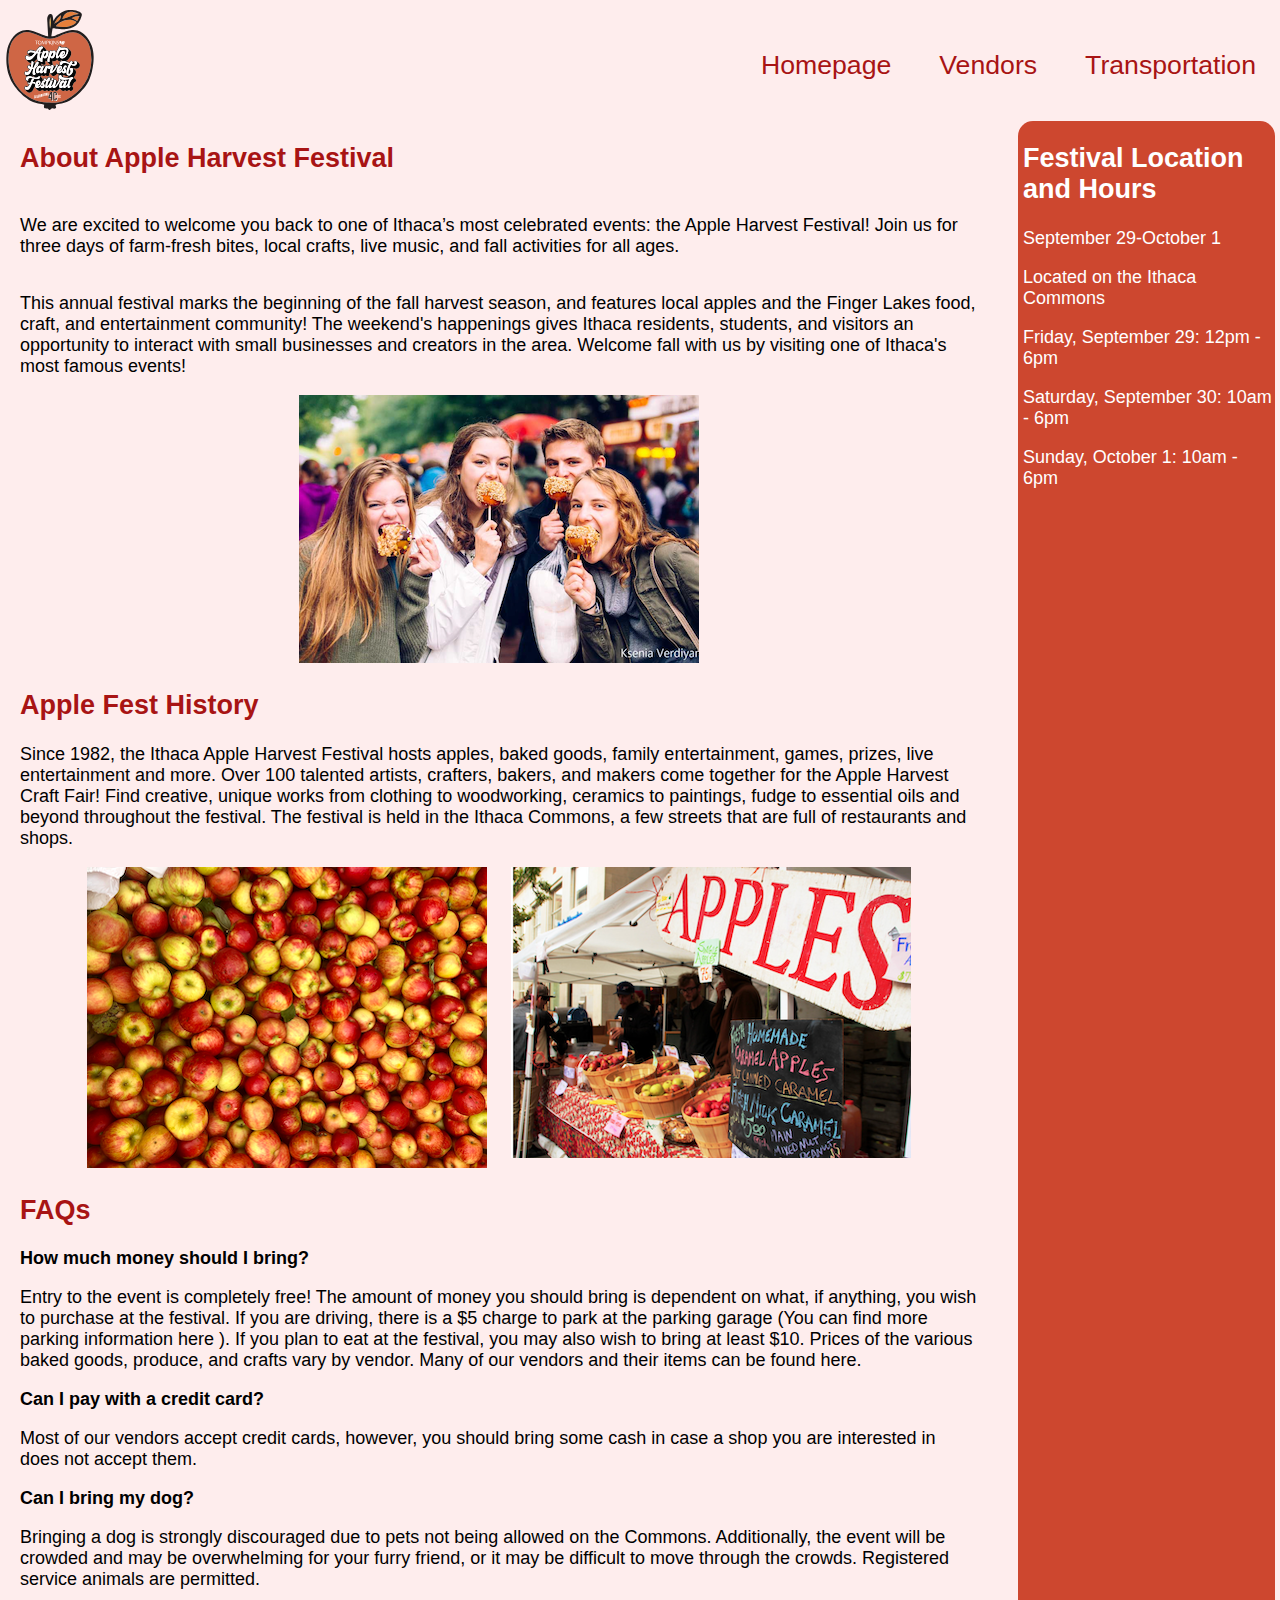
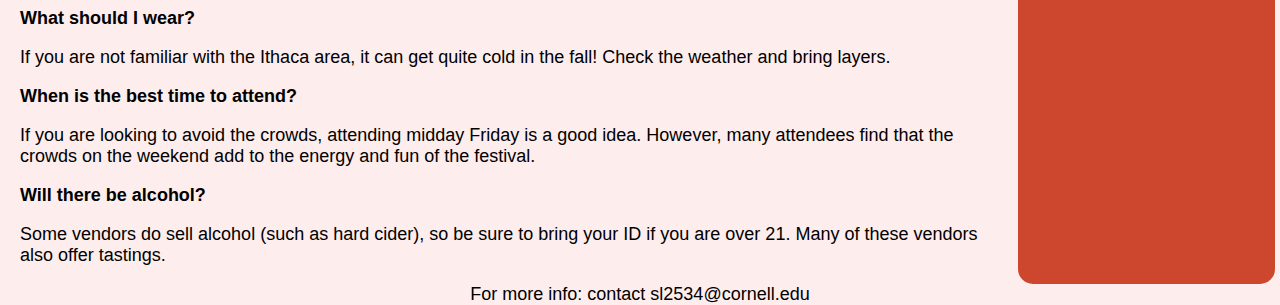
<file: index.html>
<!DOCTYPE html>
<html lang="en">

<head>
    <meta charset="UTF-8">
    <meta name="viewport" content="width=device-width, initial-scale=1">

    <link rel="stylesheet" type="text/css" href="styles/site.css">

    <meta name = "Apple Fest website" content = " addresses frequently asked questions regarding the Apple Fest">

    <title>TODO</title>

    <link rel = "icon" href = "images/favicon.png">
</head>


<body>

    <div class="logo">
        <div class="heading">
            <header>
                <picture class="apple-logo">
                    <!--Course provided content -->
                    <img src="images/apple-harvest-logo.svg" alt="" width="100" height="100">
                </picture>
            </header>


            <button class = "hidden" id = "hamburger">
                <!-- Image Source: https://www.pngwing.com/en/free-png-irzlh -->
                <img src="images/hamburger-menu.png" alt="" width="50" height="48">
            </button>

        </div>

        <nav class = "hidden" id = "nav">
            <ul>
                <li >
                    <a href="index.html"> Homepage </a>
                </li>
                <li >
                    <a href=" vendors.html"> Vendors </a>
                </li>
                <li >
                    <a href="transportation.html"> Transportation </a>
                </li>
            </ul>
        </nav>
    </div>



    <div class="schedule">
        <main>
            <div class="about">
                <h2>
                    About Apple Harvest Festival
                </h2>
                <p>
                    <!--Course provided content -->
                    We are excited to welcome you back to one of Ithaca’s most celebrated events: the Apple Harvest Festival! Join us for three days of farm-fresh bites, local crafts, live music, and fall activities for all ages.
                </p>

                <p>
                    <!--Course provided content -->
                    This annual festival marks the beginning of the fall harvest season, and features local apples and the Finger Lakes food, craft, and entertainment community! The weekend's happenings gives Ithaca residents, students, and visitors an opportunity to interact with small businesses and creators in the area. Welcome fall with us by visiting one of Ithaca's most famous events!
                </p>

                <picture class="apple-eating">
                    <!--Course provided content -->
                    <img src="images/people-eating-apples.png" alt="" width="400" height="268">
                </picture>
            </div>

            <div class=" history">
                <h2>
                    Apple Fest History
                </h2>

                <p>
                    <!--Course provided content -->
                    Since 1982, the Ithaca Apple Harvest Festival hosts apples, baked goods, family entertainment, games, prizes, live entertainment and more. Over 100 talented artists, crafters, bakers, and makers come together for the Apple Harvest Craft Fair! Find creative, unique works from clothing to woodworking, ceramics to paintings, fudge to essential oils and beyond throughout the festival. The festival is held in the Ithaca Commons, a few streets that are full of restaurants and shops.
                </p>

                <div class="apple-deco">
                    <picture class="apple-art">
                        <!--Course provided content -->
                        <img src="images/apple-pile.png" alt="" width="400" height="301">
                    </picture>


                    <picture class="apple-art">
                        <!--Course provided content -->

                        <img src="images/apple-farm.png" alt="" width="400" height="291">
                    </picture>
                </div>

            </div>

            <div class="general-info">
                <h2>
                    FAQs
                </h2>

                <p>
                    <strong>
                        <!--Course provided content -->
                        How much money should I bring?
                    </strong>
                </p>

                <p>
                    <!--Course provided content -->
                    Entry to the event is completely free! The amount of money you should bring is dependent on what, if anything, you wish to purchase at the festival. If you are driving, there is a $5 charge to park at the parking garage (You can find more parking information here ). If you plan to eat at the festival, you may also wish to bring at least $10. Prices of the various baked goods, produce, and crafts vary by vendor. Many of our vendors and their items can be found here.
                </p>

                <p>
                    <strong>
                        <!--Course provided content -->
                        Can I pay with a credit card?
                    </strong>
                </p>

                <p>
                    <!--Course provided content -->
                    Most of our vendors accept credit cards, however, you should bring some cash in case a shop you are interested in does not accept them.
                </p>

                <p>
                    <strong>
                        <!--Course provided content -->
                        Can I bring my dog?
                    </strong>
                </p>

                <p>
                    <!--Course provided content -->
                    Bringing a dog is strongly discouraged due to pets not being allowed on the Commons. Additionally, the event will be crowded and may be overwhelming for your furry friend, or it may be difficult to move through the crowds. Registered service animals are permitted.
                </p>

                <p>
                    <strong>
                        <!--Course provided content -->
                        What should I wear?
                    </strong>
                </p>

                <p>
                    <!--Course provided content -->
                    If you are not familiar with the Ithaca area, it can get quite cold in the fall! Check the weather and bring layers.
                </p>

                <p>
                    <strong>
                        <!--Course provided content -->
                        When is the best time to attend?
                    </strong>
                </p>

                <p>
                    <!--Course provided content -->
                    If you are looking to avoid the crowds, attending midday Friday is a good idea. However, many attendees find that the crowds on the weekend add to the energy and fun of the festival.
                </p>

                <p>
                    <strong>
                        <!--Course provided content -->
                        Will there be alcohol?
                    </strong>
                </p>

                <p>
                    <!--Course provided content -->
                    Some vendors do sell alcohol (such as hard cider), so be sure to bring your ID if you are over 21. Many of these vendors also offer tastings.
                </p>
            </div>

        </main>

        <aside class="sidebar">
            <!--Course provided content below -->
            <h2 class="hour"> Festival Location and Hours</h2>
            <p>September 29-October 1</p>

            <P>Located on the Ithaca Commons</P>

            <p>
                Friday, September 29: 12pm - 6pm
            </p>

            <p>
                Saturday, September 30: 10am - 6pm
            </p>

            <p>
                Sunday, October 1: 10am - 6pm
            </p>
        </aside>

    </div>


    <footer>
        For more info: contact sl2534@cornell.edu
    </footer>

    <script src="scripts/jquery-3.7.1.js"></script>
    <script src="scripts/hamburger.js"></script>

</body>
</file>
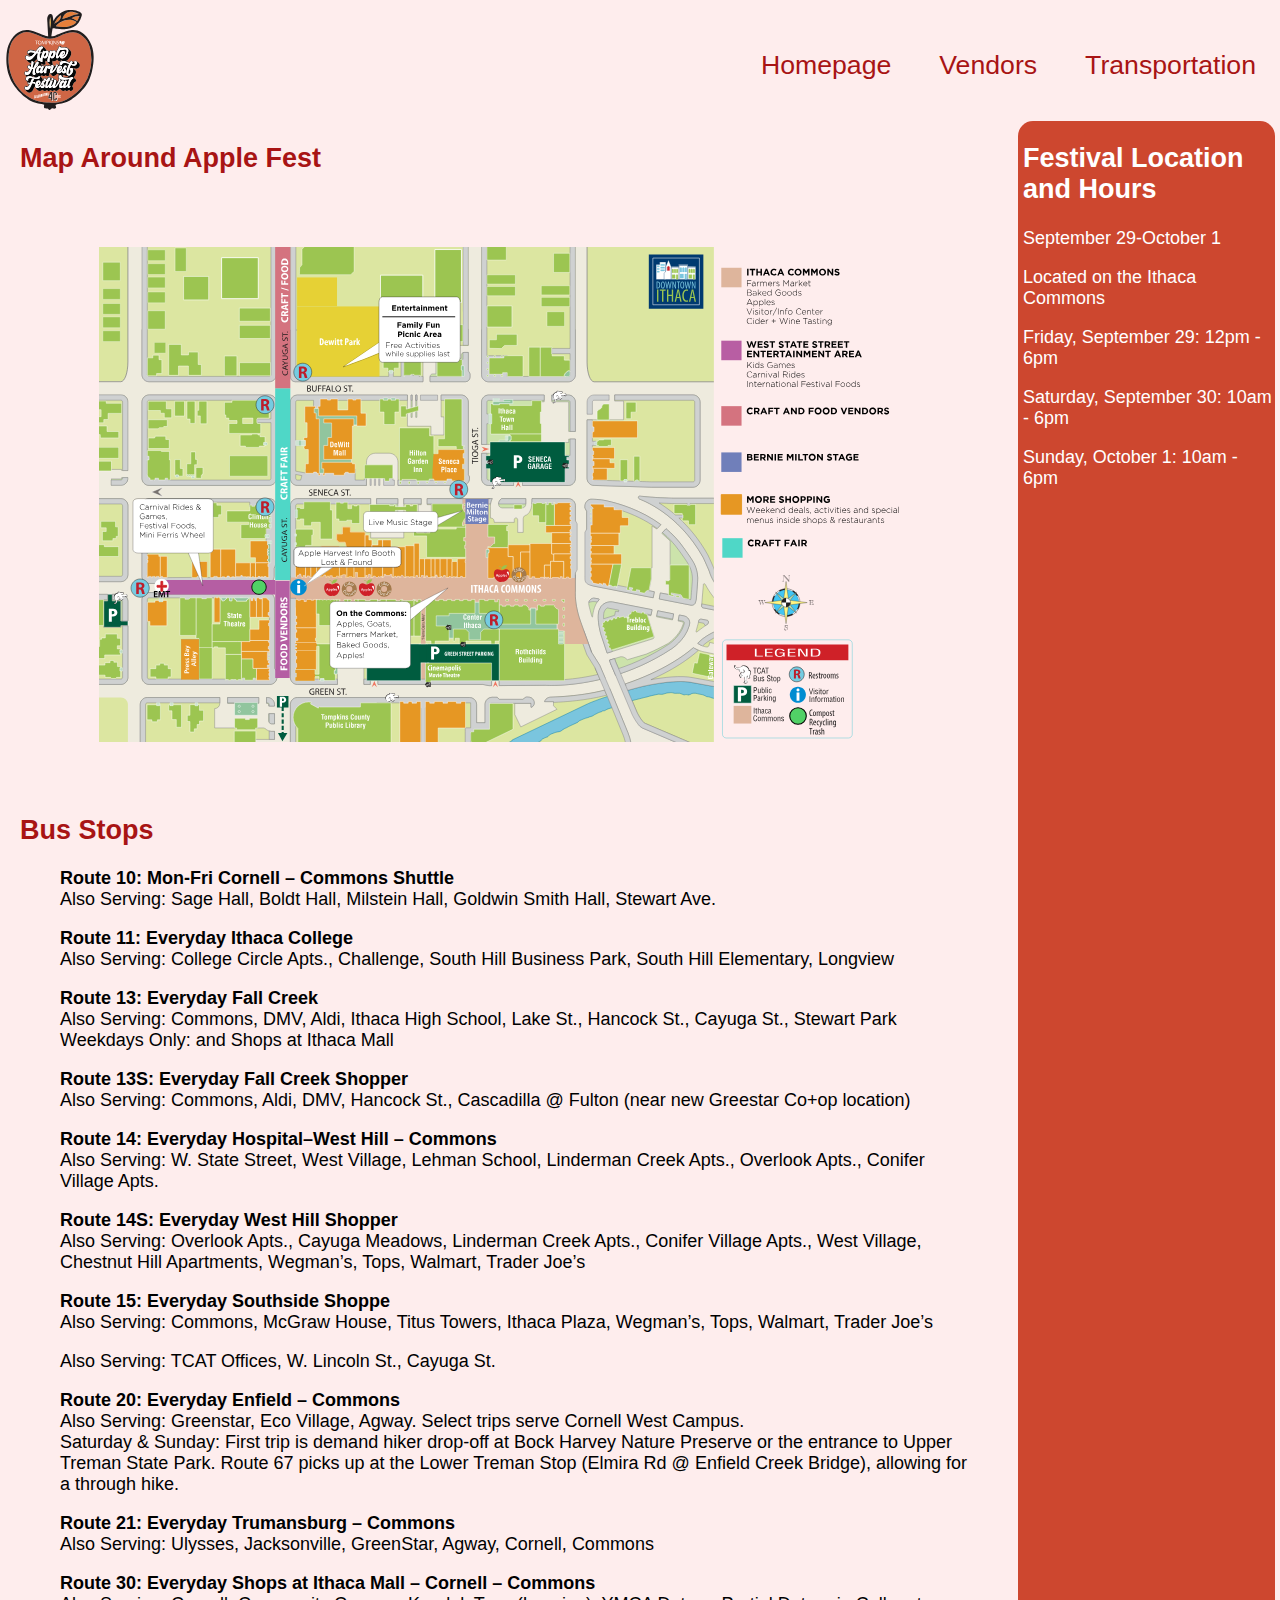
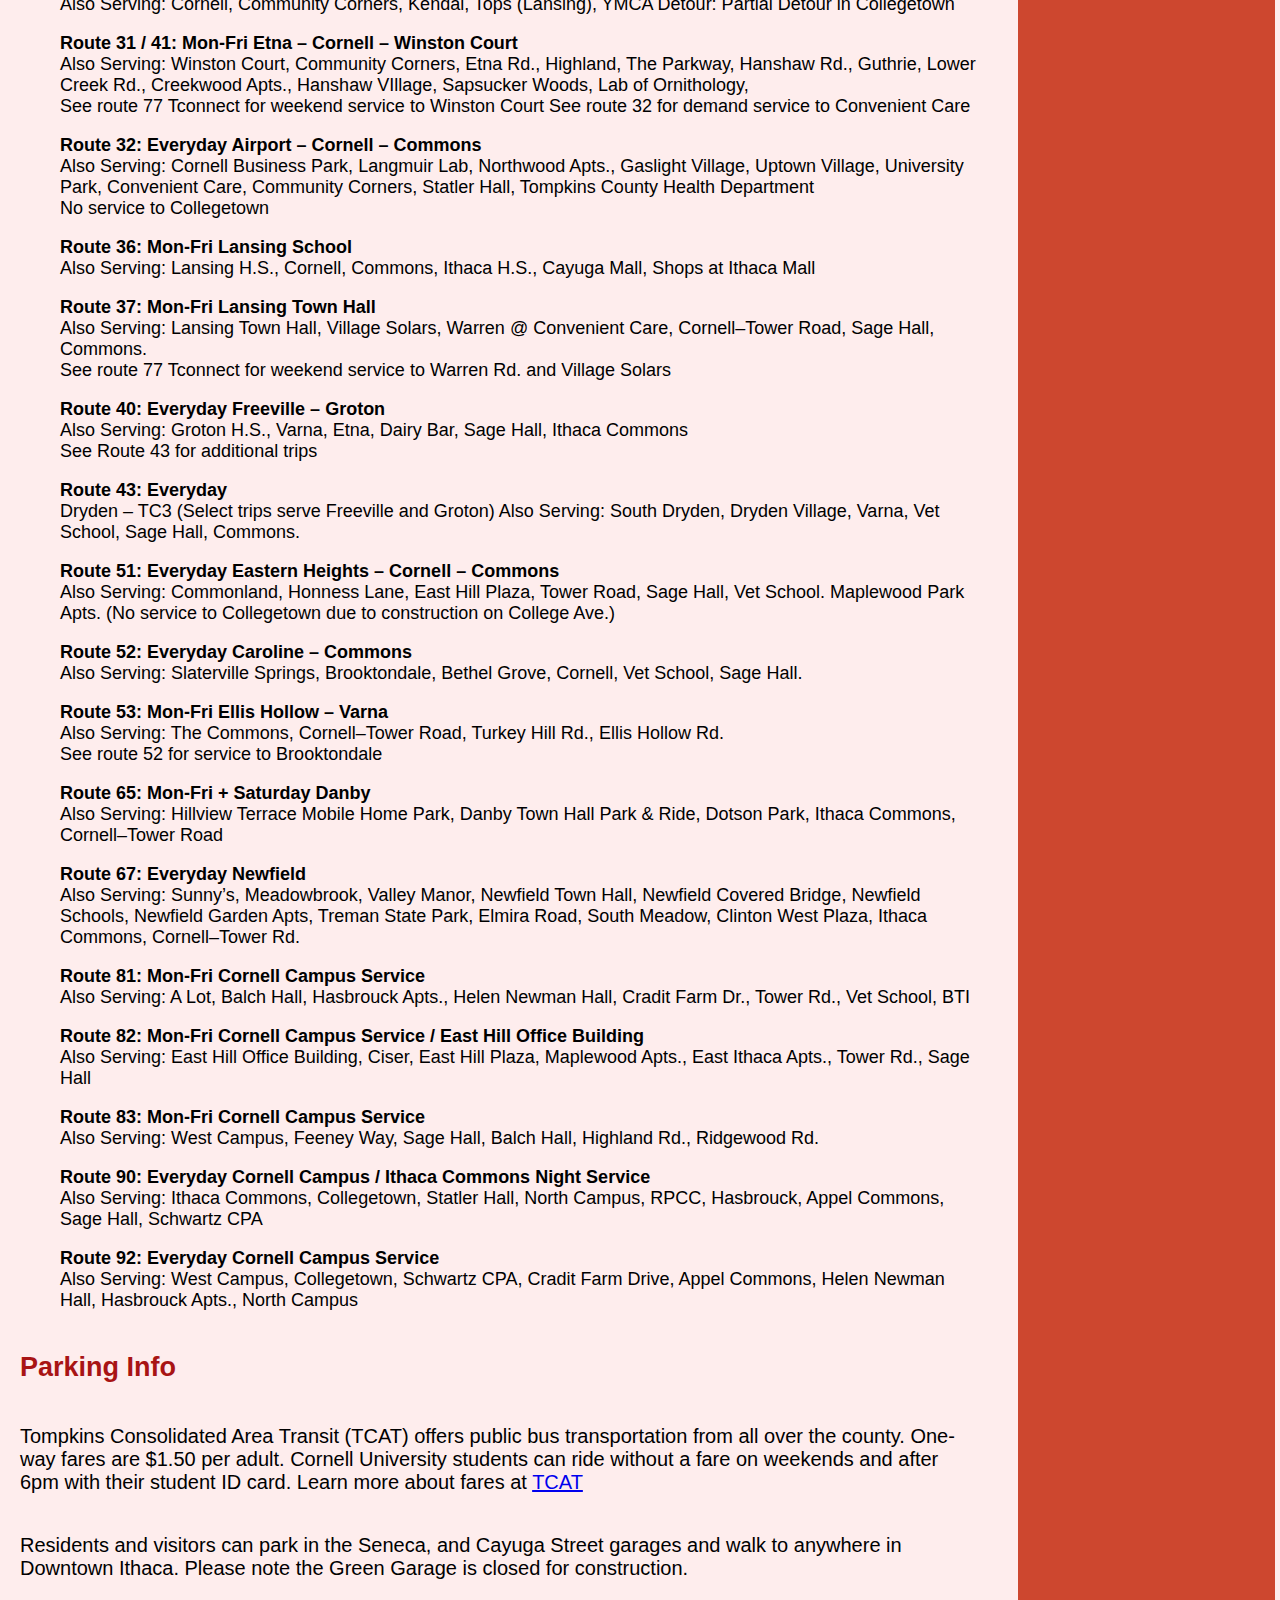
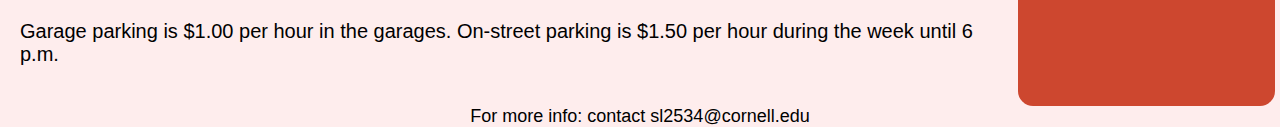
<file: transportation.html>
<!DOCTYPE html>
<html lang="en">

<head>
  <meta charset="UTF-8">
  <meta name="viewport" content="width=device-width, initial-scale=1">

    <link rel="stylesheet"
            type="text/css"
            href="styles/site.css" >

    <meta name = "Apple Fest website" content = " addresses frequently asked questions regarding the Apple Fest">

  <title>TODO</title>
  <link rel = "icon" href = "images/favicon.png">
</head>



<body>

    <div class="logo">

        <div class="heading">
            <header>
                <picture class="apple-logo">
                    <!--Course provided content -->
                    <img src="images/apple-harvest-logo.svg" alt="" width="100" height="100">
                </picture>
            </header>


            <button class = "hidden" id = "hamburger">
                <!-- Image Source: https://www.pngwing.com/en/free-png-irzlh -->
                <img src="images/hamburger-menu.png" alt="" width="50" height="48">
            </button>

        </div>
        <nav class = "hidden" id="nav">
            <ul>
                <li>
                    <a href="index.html"> Homepage </a>
                </li>
                <li>
                    <a href=" vendors.html"> Vendors </a>
                </li>
                <li>
                    <a href="transportation.html"> Transportation </a>
                </li>
            </ul>
        </nav>
    </div>

  <div class = "schedule">
    <main>

        <h2> Map Around Apple Fest </h2>

        <div class= "map-pic" >
            <!--Course provided content -->
            <img src = "images/apple-harvest-map.svg" alt = "" width="800" height="800">
        </div>

        <div class = "routes">
            <h2>
                Bus Stops
            </h2>
            <ul>
                <!--All the routes are course provided -->

                <li>
                    <strong>Route 10: Mon-Fri Cornell – Commons Shuttle</strong>
                </li>

                <li>Also Serving: Sage Hall, Boldt Hall, Milstein Hall, Goldwin Smith Hall, Stewart Ave.</li>
            </ul>

            <ul>

                <li>
                    <strong> Route 11: Everyday Ithaca College</strong>
                </li>

                <li>
                    Also Serving: College Circle Apts., Challenge, South Hill Business Park, South Hill Elementary, Longview
                </li>
            </ul>

            <ul>
                <li>
                    <strong>Route 13: Everyday Fall Creek </strong>
                </li>
                <li>Also Serving: Commons, DMV, Aldi, Ithaca High School, Lake St., Hancock St., Cayuga St., Stewart Park </li>
                <li>Weekdays Only:  and Shops at Ithaca Mall</li>
            </ul>

            <ul>
                <li>
                    <strong>Route 13S: Everyday Fall Creek Shopper </strong>
                </li>
                <li>Also Serving: Commons, Aldi, DMV, Hancock St., Cascadilla @ Fulton (near new Greestar Co+op location)</li>
            </ul>

            <ul>
                <li>
                    <strong>Route 14: Everyday Hospital–West Hill – Commons </strong>
                </li>

                <li>
                    Also Serving: W. State Street, West Village, Lehman School, Linderman Creek Apts., Overlook Apts., Conifer Village Apts.
                </li>
            </ul>

            <ul>
                <li>
                    <strong>
                        Route 14S: Everyday West Hill Shopper
                    </strong>
                </li>
                <li>Also Serving: Overlook Apts., Cayuga Meadows, Linderman Creek Apts., Conifer Village Apts., West Village, Chestnut Hill Apartments, Wegman’s, Tops, Walmart, Trader Joe’s</li>
            </ul>

            <ul>
                <li>
                    <strong>
                        Route 15: Everyday Southside Shoppe
                    </strong>
                </li>
                <li> Also Serving: Commons, McGraw House, Titus Towers, Ithaca Plaza, Wegman’s, Tops, Walmart, Trader Joe’s</li>
            </ul>

            <ul>

                <li>Also Serving: TCAT Offices, W. Lincoln St., Cayuga St.</li>
            </ul>

            <ul>
                    <li>
                        <strong>
                            Route 20: Everyday Enfield – Commons
                        </strong>
                    </li>
                <li>Also Serving: Greenstar, Eco Village, Agway. Select trips serve Cornell West Campus.</li>
                <li>Saturday & Sunday: First trip is demand hiker drop-off at Bock Harvey Nature Preserve or the entrance to Upper Treman State Park. Route 67 picks up at the Lower Treman Stop (Elmira Rd @ Enfield Creek Bridge), allowing for a through hike.</li>
            </ul>

            <ul>
                    <li>
                        <strong>Route 21: Everyday Trumansburg – Commons </strong>
                    </li>

                <li>Also Serving: Ulysses, Jacksonville, GreenStar, Agway, Cornell, Commons</li>
            </ul>

            <ul>
                    <li>
                        <strong>
                            Route 30: Everyday
                        Shops at Ithaca Mall – Cornell – Commons
                        </strong>
                    </li>
                <li> Also Serving: Cornell, Community Corners, Kendal, Tops (Lansing), YMCA
                    Detour: Partial Detour in Collegetown</li>
            </ul>

            <ul>
                    <li>
                        <strong>
                            Route 31 / 41: Mon-Fri
                            Etna – Cornell – Winston Court
                        </strong>
                    </li>
                <li> Also Serving: Winston Court, Community  Corners, Etna Rd., Highland, The Parkway, Hanshaw Rd., Guthrie, Lower Creek Rd., Creekwood Apts., Hanshaw VIllage, Sapsucker Woods, Lab of Ornithology,</li>
                <li>See route 77 Tconnect for weekend service to Winston Court See route 32 for demand service to Convenient Care</li>
            </ul>

            <ul>
                    <li>
                        <strong>
                            Route 32: Everyday
                            Airport – Cornell – Commons
                        </strong>

                    </li>
                <li>Also Serving: Cornell Business Park, Langmuir Lab, Northwood Apts., Gaslight Village, Uptown Village, University Park, Convenient Care, Community Corners, Statler Hall, Tompkins County Health Department  </li>
                <li> No service to Collegetown</li>
            </ul>

            <ul>
                    <li>
                        <strong>
                            Route 36: Mon-Fri
                        Lansing School
                        </strong>
                    </li>
                <li> Also Serving: Lansing H.S., Cornell, Commons, Ithaca H.S., Cayuga Mall, Shops at Ithaca Mall</li>
            </ul>

            <ul>
                <li>
                    <strong>
                        Route 37: Mon-Fri
                        Lansing Town Hall
                    </strong>
                </li>
                <li>Also Serving: Lansing Town Hall, Village Solars, Warren @ Convenient Care, Cornell–Tower Road, Sage Hall, Commons.</li>
                <li>See route 77 Tconnect for weekend service to Warren Rd. and Village Solars</li>
            </ul>

            <ul>
                    <li>
                        <strong>
                            Route 40: Everyday
                            Freeville – Groton
                        </strong>
                     </li>
                <li> Also Serving: Groton H.S., Varna, Etna, Dairy Bar, Sage Hall, Ithaca Commons</li>
                <li>See Route 43 for additional trips</li>
            </ul>

            <ul>
                <li>
                    <strong>
                        Route 43: Everyday
                    </strong>
                </li>

                <li>Dryden – TC3 (Select trips serve Freeville and Groton)
                    Also Serving: South Dryden, Dryden Village, Varna, Vet School, Sage Hall, Commons.</li>
            </ul>

            <ul>
                <li>
                    <strong> Route 51: Everyday
                        Eastern Heights – Cornell – Commons
                    </strong>
                </li>
                <li> Also Serving: Commonland, Honness Lane, East Hill Plaza, Tower Road, Sage Hall, Vet School. Maplewood Park Apts. (No service to Collegetown due to construction on College Ave.)</li>
            </ul>

            <ul>
                <li>
                    <strong>
                        Route 52: Everyday
                        Caroline – Commons
                    </strong>
                </li>
                <li>Also Serving: Slaterville Springs, Brooktondale, Bethel Grove, Cornell, Vet School, Sage Hall.</li>
            </ul>

            <ul>
                <li>
                    <strong>
                        Route 53: Mon-Fri
                        Ellis Hollow – Varna
                    </strong>
                </li>
                <li>Also Serving: The Commons, Cornell–Tower Road, Turkey Hill Rd., Ellis Hollow Rd.</li>
                <li>See route 52 for service to Brooktondale</li>
            </ul>

            <ul>
                <li>
                    <strong>
                        Route 65: Mon-Fri + Saturday
                        Danby
                    </strong>
                </li>
                <li>Also Serving: Hillview Terrace Mobile Home Park, Danby Town Hall Park & Ride, Dotson Park, Ithaca Commons, Cornell–Tower Road</li>
            </ul>

            <ul>
                <li>
                    <strong>
                        Route 67: Everyday
                        Newfield
                    </strong>
                </li>
                <li>Also Serving: Sunny’s, Meadowbrook, Valley Manor, Newfield Town Hall, Newfield Covered Bridge, Newfield Schools, Newfield Garden Apts, Treman State Park, Elmira Road, South Meadow, Clinton West Plaza, Ithaca Commons, Cornell–Tower Rd.</li>
            </ul>

            <ul>
                <li>
                    <strong>
                        Route 81: Mon-Fri
                        Cornell Campus Service
                    </strong>
                </li>
                <li> Also Serving: A Lot, Balch Hall, Hasbrouck Apts., Helen Newman Hall, Cradit Farm Dr., Tower Rd., Vet School, BTI</li>
            </ul>

            <ul>

                <li>
                    <strong>
                        Route 82: Mon-Fri
                        Cornell Campus Service / East Hill Office Building
                    </strong>
                </li>
                <li> Also Serving: East Hill Office Building, Ciser, East Hill Plaza, Maplewood Apts., East Ithaca Apts., Tower Rd., Sage Hall </li>
            </ul>

            <ul>
                <li>
                    <strong>
                        Route 83: Mon-Fri
                        Cornell Campus Service
                    </strong>
                </li>
                <li>Also Serving: West Campus, Feeney Way, Sage Hall, Balch Hall, Highland Rd., Ridgewood Rd.</li>
            </ul>

            <ul>
                <li>
                    <strong>
                        Route 90: Everyday
                        Cornell Campus / Ithaca Commons Night Service
                    </strong>
                </li>
                <li>
                    Also Serving: Ithaca Commons, Collegetown, Statler Hall, North Campus, RPCC, Hasbrouck, Appel Commons, Sage Hall, Schwartz CPA
                </li>
            </ul>

            <ul>
                <li>
                    <strong>
                        Route 92: Everyday
                        Cornell Campus Service
                    </strong>
                </li>
                <li>Also Serving: West Campus, Collegetown, Schwartz CPA, Cradit Farm Drive, Appel Commons, Helen Newman Hall, Hasbrouck Apts., North Campus</li>
            </ul>

        </div>

        <h2>
            Parking Info
        </h2>

        <div class = "car">
            <p>
                <!--Course provided content -->
                Tompkins Consolidated Area Transit (TCAT) offers public bus transportation from all over the county. One-way fares are $1.50 per adult. Cornell University students can ride without a fare on weekends and after 6pm with their student ID card. Learn more about fares at
                <a href = "https://tcatbus.com/fare-pass-options " target = "_blank" > TCAT</a>
            </p>

            <p>
                <!--Course provided content -->
                Residents and visitors can park in the Seneca, and Cayuga Street garages and walk to anywhere in Downtown Ithaca. Please note the Green Garage is closed for construction.
            </p>

            <p>
                <!--Course provided content -->
                Garage parking is $1.00 per hour in the garages. On-street parking is $1.50 per hour during the week until 6 p.m.
            </p>
        </div>



    </main>

    <aside class = "sidebar">
        <!-- The time and location of the festival are course provided -->
        <h2 class = "hour"> Festival Location and Hours</h2>
        <p>September 29-October 1</p>

        <P>Located on the Ithaca Commons</P>

        <p>
        Friday, September 29: 12pm - 6pm
        </p>

        <p>
        Saturday, September 30: 10am - 6pm
        </p>

        <p>
        Sunday, October 1: 10am - 6pm
        </p>
    </aside>

    </div>

    <footer>
        For more info: contact sl2534@cornell.edu
    </footer>

    <script src="scripts/jquery-3.7.1.js"></script>
    <script src="scripts/hamburger.js"></script>

</body>
</file>
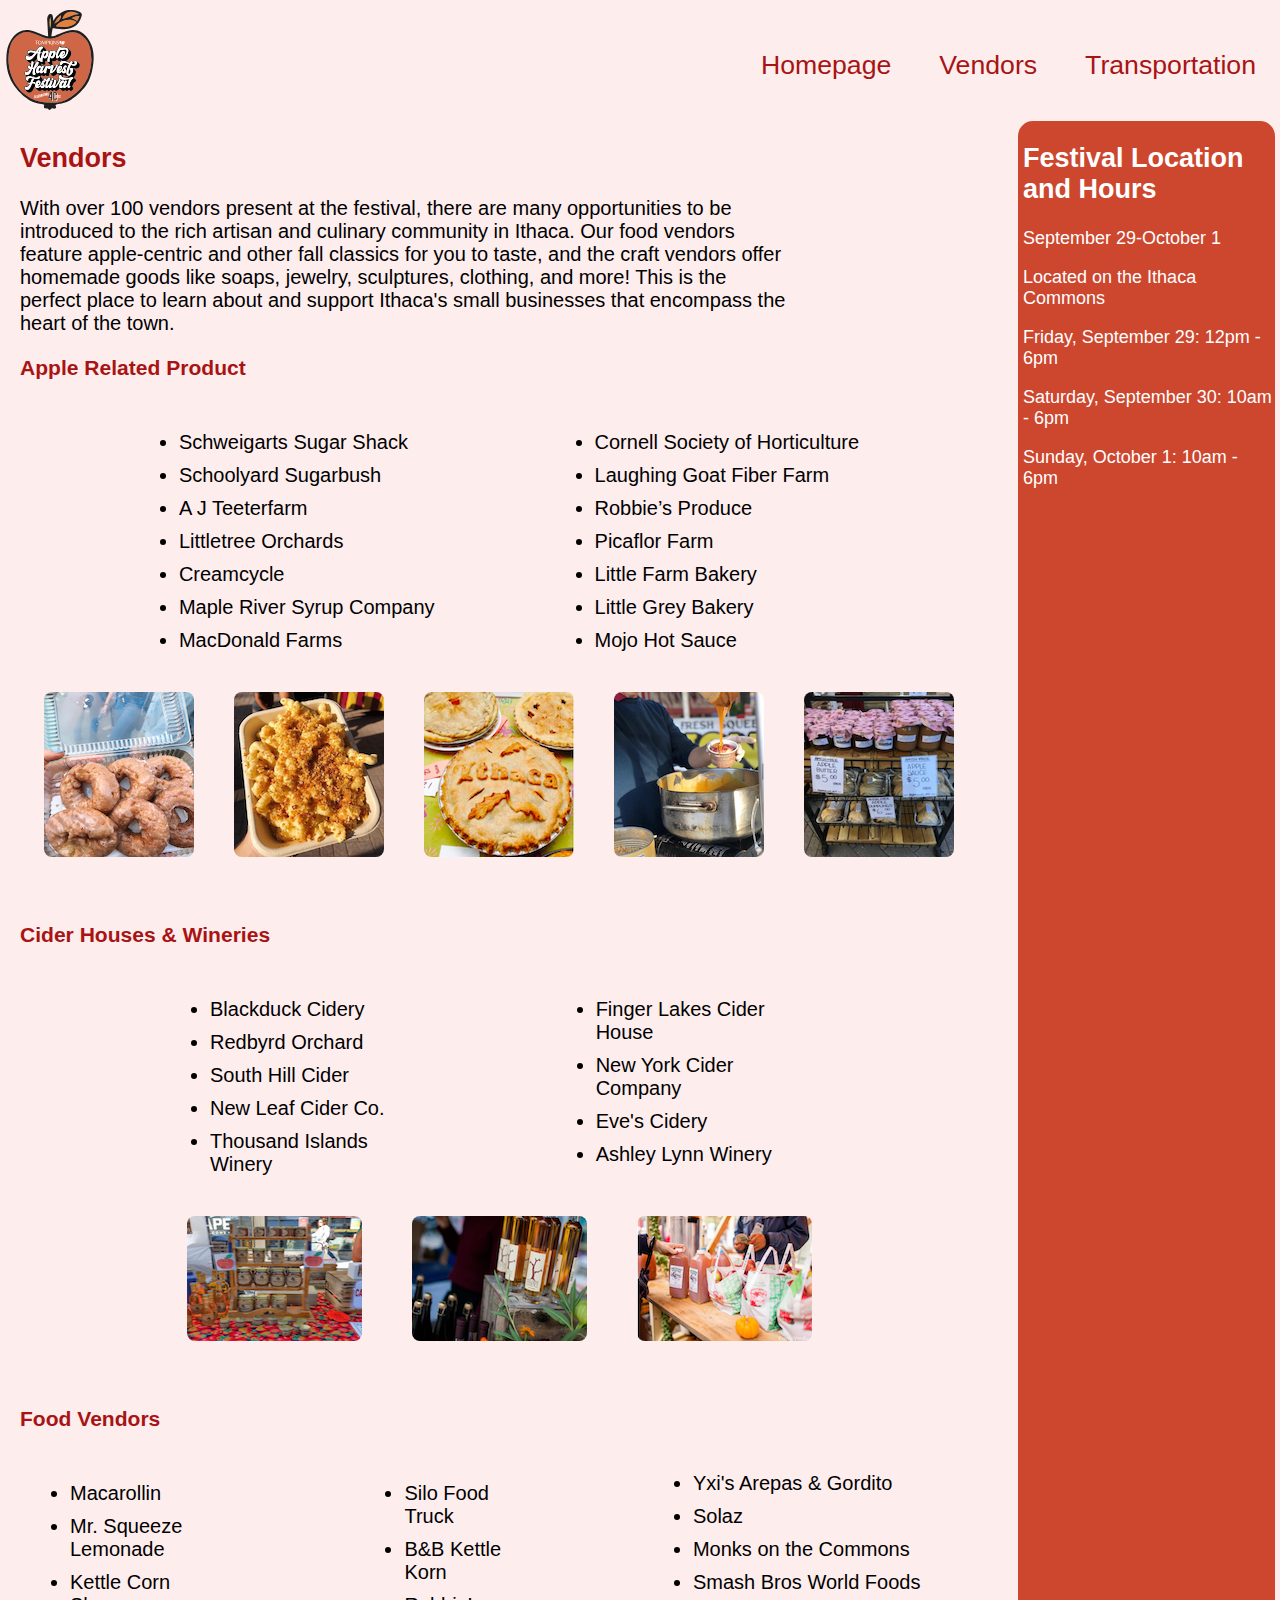
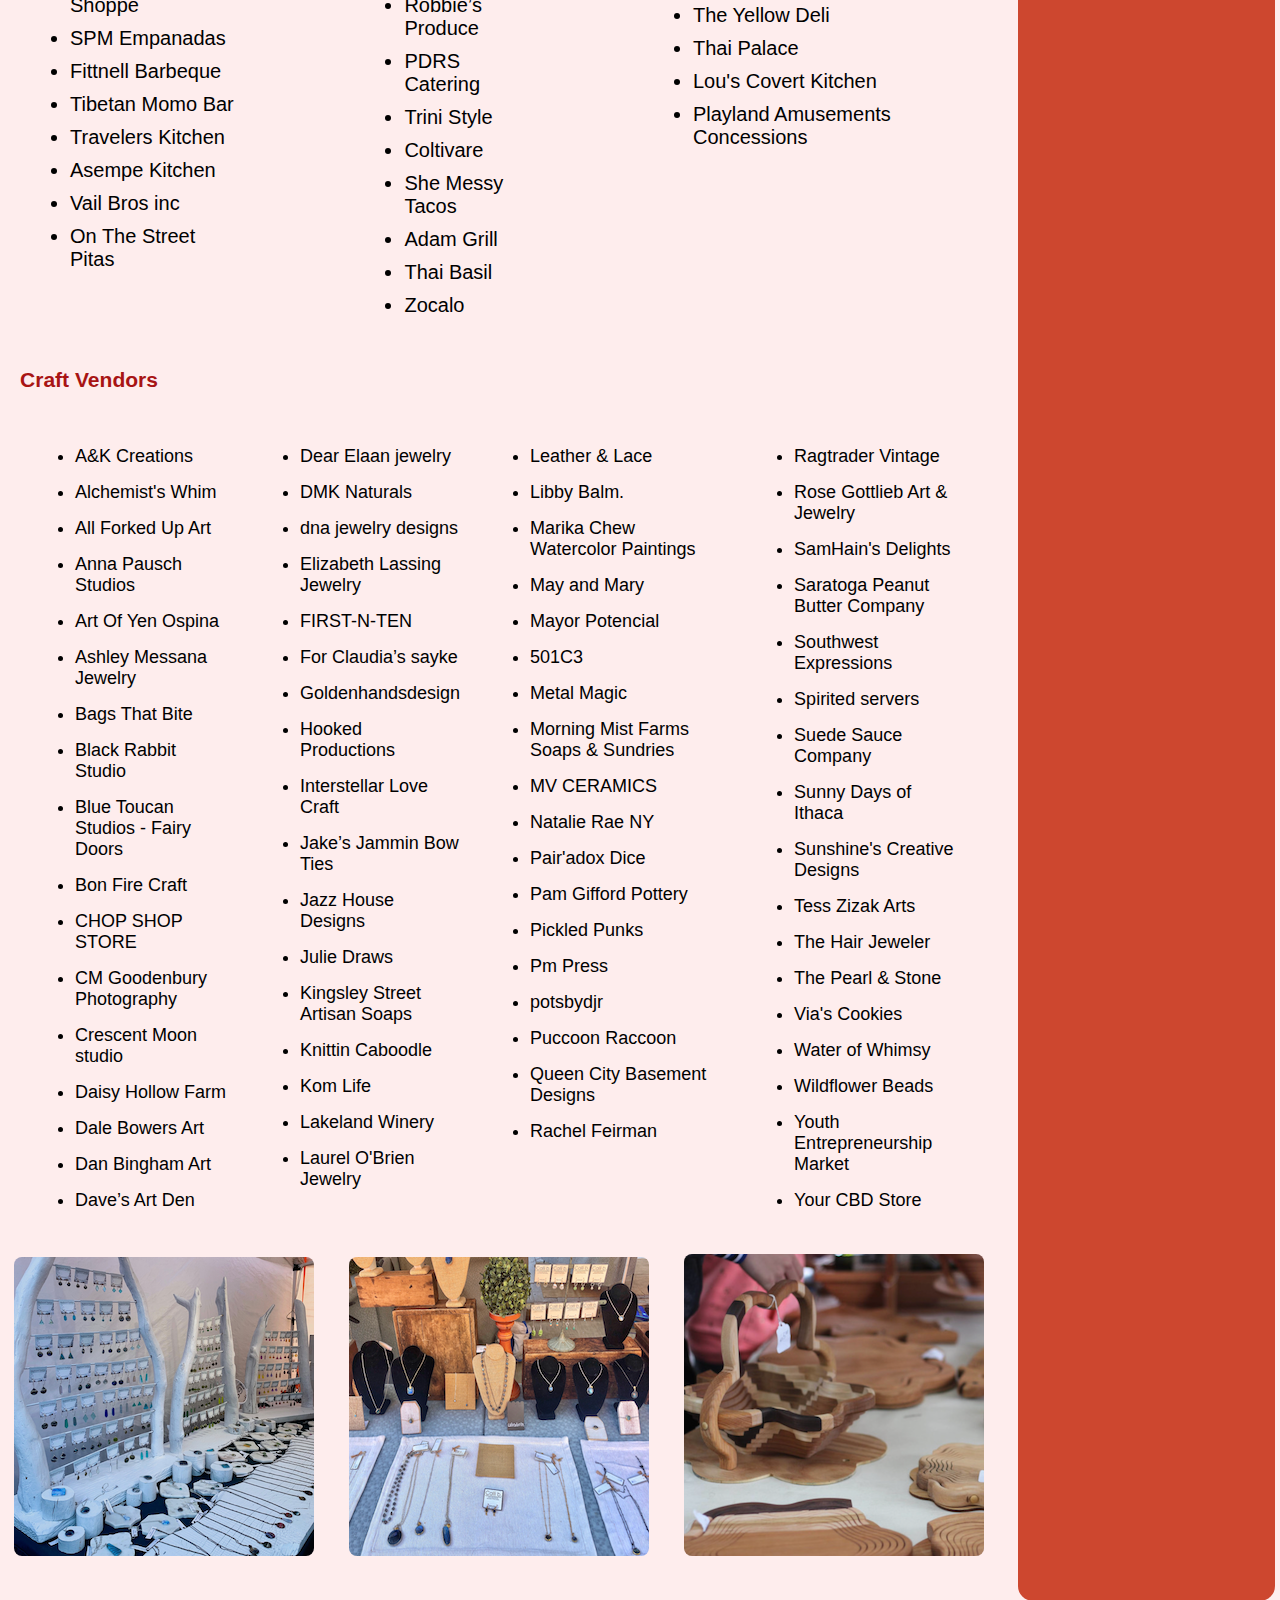
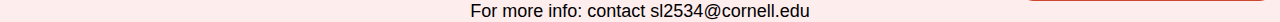
<file: vendors.html>
<!DOCTYPE html>
<html lang="en">

<head>
  <meta charset="UTF-8">
  <meta name="viewport" content="width=device-width, initial-scale=1">
    <link rel="stylesheet"
          type="text/css"
          href="styles/site.css" >
    <meta name = "Apple Fest website" content = " addresses frequently asked questions regarding the Apple Fest">
  <title>TODO</title>
  <link rel = "icon" href = "images/favicon.png">
  
</head>


<body>

    <div class="logo">
        <div class="heading">
            <header>
                <picture class="apple-logo">
                    <!--Course provided content -->
                    <img src="images/apple-harvest-logo.svg" alt="" width="100" height="100">
                </picture>
            </header>


            <button class = "hidden" id = "hamburger">
                <!-- Image Source: https://www.pngwing.com/en/free-png-irzlh -->
                <img src="images/hamburger-menu.png" alt="" width="50" height="48">
            </button>

        </div>

        <nav class = "hidden" id="nav">
            <ul>
                <li>
                    <a href="index.html"> Homepage </a>
                </li>
                <li>
                    <a href=" vendors.html"> Vendors </a>
                </li>
                <li>
                    <a href="transportation.html"> Transportation </a>
                </li>
            </ul>
        </nav>
    </div>

    <div class = "schedule">


        <main>
            <div class = vendors>
            <h2 >
                Vendors
            </h2>
            <p class = "vendor-intro">
                <!--Course provided content -->
                With over 100 vendors present at the festival, there are many opportunities to be introduced to the rich artisan and culinary community in Ithaca. Our food vendors feature apple-centric and other fall classics for you to taste, and the craft vendors offer homemade goods like soaps, jewelry, sculptures, clothing, and more! This is the perfect place to learn about and support Ithaca's small businesses that encompass the heart of the town.
            </p>

<!-- Apple Related Product Content -->

            <h3>
                Apple Related Product
            </h3>

            <div class = "apple-vendors">
                <ul>
                     <!--Course provided content -->
                    <li>Schweigarts Sugar Shack</li>
                    <li>Schoolyard Sugarbush</li>
                    <li>A J Teeterfarm</li>
                    <li>Littletree Orchards</li>
                    <li>Creamcycle</li>
                    <li>Maple River Syrup Company</li>
                    <li>MacDonald Farms</li>
                </ul>

                <ul>
                      <!--Course provided content -->
                    <li>Cornell Society of Horticulture</li>
                    <li>Laughing Goat Fiber Farm</li>
                    <li>Robbie’s Produce</li>
                    <li>Picaflor Farm</li>
                    <li>Little Farm Bakery</li>
                    <li>Little Grey Bakery</li>
                    <li>Mojo Hot Sauce</li>
                </ul>
            </div>



            <div class = "apple-pic">
                  <!--All images are course provided content -->

                <div class = "applepic-1to3">
                    <div>
                        <button id = "food1">
                            <picture>
                                <!--All images are course provided content -->
                                <img src = "images/cider-donuts.png" alt="Cider Donuts" width="150" height="165">
                            </picture>
                        </button>
                    </div>

                    <div >
                        <button id = "food2">
                            <picture>
                                <!--All images are course provided content -->
                                <img src = "images/mac-cheese.png" alt="Apple Mac and Cheese" width="150" height="165">
                            </picture>
                        </button>
                    </div>


                    <div >
                        <button id = "food3">
                            <picture>
                                <!--All images are course provided content -->
                                <img src = "images/pie.png" alt="Apple Pie" width="150" height="165">
                            </picture>
                        </button>
                    </div>
                </div>

                <div class = "applepic-4to5">
                    <div>
                        <button id = "food4">
                            <picture>
                                <!--All images are course provided content -->
                                <img src = "images/apple-caramel.png" alt="Caramel Apple" width="150" height="165">
                            </picture>
                        </button>
                    </div>

                    <div>
                        <button id = "food5">
                            <picture>
                                <!--All images are course provided content -->
                                <img src = "images/apple-butter.png" alt="Apple Butter" width="150" height="165">
                            </picture>
                        </button>
                    </div>

                </div>

            </div>

            <div class ="hidden over" id = "foodA" >
                <div class = "modal modal1" >

                    <div class = "buttons" id = "food-exit1">
                        <button>
                            <picture >
                                   <!-- Image Source: https://thenounproject.com/browse/icons/term/exit-button/ -->
                                <img src = "images/exit.png" alt="" width="25" height="28">
                            </picture>
                        </button>
                    </div>

                    <picture>
                        <!--All images are course provided content -->
                        <img src = "images/donuts.png" alt="" width="400" height="496">
                    </picture>

                    <p class = "desr"> Apple Cider Donuts </p>
                </div>
            </div>


            <div class ="hidden over" id = "foodB">
                <div class = "modal modal1" >

                    <div class = "buttons" id = "food-exit2">
                        <button>
                            <picture >
                                 <!-- Image Source: https://thenounproject.com/browse/icons/term/exit-button/ -->
                                <img src = "images/exit.png" alt="" width="25" height="28">
                            </picture>
                        </button>
                    </div>

                    <picture>
                        <!--All images are course provided content -->
                        <img src = "images/mac.png" alt="" width="400" height="496">
                    </picture>

                    <p class = "desr"> Apple Cider Mac and Chheese </p>
                </div>
            </div>

            <div class = "hidden over" id = "foodC">
                <div class = "modal" >

                    <div class = "buttons" id = "food-exit3">
                        <button>
                            <picture >
                                 <!-- Image Source: https://thenounproject.com/browse/icons/term/exit-button/ -->
                                <img src = "images/exit.png" alt="" width="25" height="28">
                            </picture>
                        </button>
                    </div>

                    <picture>
                        <!--All images are course provided content -->
                        <img src = "images/apple-pie.png" alt="" width="420" height="418">
                    </picture>

                    <p class = "desr"> Apple Pie </p>
                </div>
            </div>

            <div class = "hidden over" id = "foodD">
                <div class = "modal modal1" >

                    <div class = "buttons" id = "food-exit4">
                        <button>
                            <picture >
                                 <!-- Image Source: https://thenounproject.com/browse/icons/term/exit-button/ -->
                                <img src = "images/exit.png" alt="" width="25" height="28">
                            </picture>
                        </button>
                    </div>

                    <picture>
                        <!--All images are course provided content -->
                        <img src = "images/caramel-apple.png" alt="" width="400" height="496">
                    </picture>

                    <p class = "desr"> Caramel Apple </p>
                </div>
            </div>



            <div class = "hidden over" id = "foodE">
                <div class = "modal modal1" >

                    <div class = "buttons" id = "food-exit5">
                        <button>
                            <picture >
                                 <!-- Image Source: https://thenounproject.com/browse/icons/term/exit-button/ -->
                                <img src = "images/exit.png" alt="" width="25" height="28">
                            </picture>
                        </button>
                    </div>

                    <picture>
                        <!--All images are course provided content -->
                        <img src = "images/apple-jar.png" alt="" width="400" height="496">
                    </picture>

                    <p class = "desr"> Amish Apple Products </p>
                </div>
            </div>

<!-- Wine and Drink Content  -->
            <h3>
                Cider Houses & Wineries
            </h3>

            <div class = "drinks">
                <ul>
                    <!--Course provided content -->
                    <li>Blackduck Cidery</li>
                    <li>Redbyrd Orchard</li>
                    <li>South Hill Cider</li>
                    <li>New Leaf Cider Co.</li>
                    <li>Thousand Islands Winery</li>
                </ul>

                <ul>
                     <!--Course provided content -->
                    <li>Finger Lakes Cider House</li>
                    <li>New York Cider Company</li>
                    <li>Eve's Cidery</li>
                    <li>Ashley Lynn Winery</li>
                </ul>
            </div>

            <div class = "drink-pic">
                 <!--All images are course provided content -->

                <div class = "drink1">
                    <div >
                        <button id = "sip1">
                            <picture>
                                <img src = "images/drink1.png" alt="Drink" width="175" height="125">
                            </picture>
                        </button>
                    </div>


                    <div >
                        <button id = "sip2">
                            <picture>
                                <!--All images are course provided content -->
                                <img src = "images/drink2.png" alt="Drink" width="175" height="125">
                            </picture>
                        </button>
                    </div>
                </div>

                <div class = "drink2">
                    <div >
                        <button id = "sip3">
                            <picture>
                                <!--All images are course provided content -->
                                <img src = "images/drink3.png" alt="Drink" width="175" height="125">
                            </picture>
                        </button>
                    </div>
                </div>

            </div>

            <div class = "hidden over" id = "sipA">
                <div class = "modal" >

                    <div class = "buttons" id = "drink-exit1">
                        <button >
                            <picture >
                                 <!-- Image Source: https://thenounproject.com/browse/icons/term/exit-button/ -->
                                <img src = "images/exit.png" alt="" width="25" height="28">
                            </picture>
                        </button>
                    </div>

                    <picture>
                        <!--All images are course provided content -->
                        <img src = "images/jar2.png" alt="" width="420" height="419">
                    </picture>

                    <p class = "desr"> Jarred Apple Products</p>
                </div>
            </div>

            <div class = "hidden over" id = "sipB">
                <div class = "modal" >

                    <div class = "buttons" id = "drink-exit2">
                        <button>
                            <picture >
                                 <!-- Image Source: https://thenounproject.com/browse/icons/term/exit-button/ -->
                                <img src = "images/exit.png" alt="" width="25" height="28">
                            </picture>
                        </button>
                    </div>

                    <picture>
                        <!--All images are course provided content -->
                        <img src = "images/wine.png" alt="" width="410" height="431">
                    </picture>

                    <p class = "desr"> Apple Wine </p>
                </div>
            </div>

            <div class = "hidden over" id = "sipC">
                <div class = "modal" >

                    <div class = "buttons" id = "drink-exit3">
                        <button class>
                            <picture >
                                 <!-- Image Source: https://thenounproject.com/browse/icons/term/exit-button/ -->
                                <img src = "images/exit.png" alt="" width="25" height="28">
                            </picture>
                        </button>
                    </div>

                    <picture>
                        <!--All images are course provided content -->
                        <img src = "images/apple-cider.png" alt="" width="400" height="458">
                    </picture>

                    <p class = "desr"> Apple Cider </p>
                </div>
            </div>


<!-- Food Vendor Content  -->

            <h3>
                Food Vendors
            </h3>
            <div class = "other-vendors">
                <div class = "food-first">
                    <ul>
                        <!--Course provided content -->
                        <li> Macarollin</li>
                        <li>Mr. Squeeze Lemonade</li>
                        <li>Kettle Corn Shoppe</li>
                        <li> SPM Empanadas</li>
                        <li>Fittnell Barbeque</li>
                        <li>Tibetan Momo Bar</li>
                        <li>Travelers Kitchen</li>
                        <li>Asempe Kitchen</li>
                        <li>Vail Bros inc</li>
                        <li>On The Street Pitas</li>
                    </ul>
                    <ul>
                        <!--Course provided content -->
                        <li>Silo Food Truck</li>
                        <li>B&B Kettle Korn</li>
                        <li>Robbie’s Produce</li>
                        <li>PDRS Catering</li>
                        <li>Trini Style</li>
                        <li>Coltivare</li>
                        <li>She Messy Tacos</li>
                        <li>Adam Grill</li>
                        <li>Thai Basil</li>
                        <li>Zocalo</li>
                    </ul>
                </div>

                <div class = "food-last">
                    <ul>
                        <!--Course provided content -->
                        <li>Yxi's Arepas & Gordito</li>
                        <li>Solaz</li>
                        <li>Monks on the Commons</li>
                        <li>Smash Bros World Foods</li>
                        <li>The Yellow Deli</li>
                        <li>Thai Palace</li>
                        <li>Lou's Covert Kitchen</li>
                        <li>Playland Amusements Concessions</li>
                    </ul>
                </div>

            </div>


<!-- Craft Vendor Content -->
            <h3>
                Craft Vendors
            </h3>
            <div class = "craft">
                <div class = "craft1">
                    <ul>
                        <!--Course provided content -->
                        <li> A&K Creations</li>
                        <li>Alchemist's Whim</li>
                        <li>All Forked Up Art</li>
                        <li>Anna Pausch Studios</li>
                        <li>Art Of Yen Ospina</li>
                        <li>Ashley Messana Jewelry</li>
                        <li>Bags That Bite</li>
                        <li>Black Rabbit Studio</li>
                        <li>Blue Toucan Studios - Fairy Doors</li>
                        <li>Bon Fire Craft</li>
                        <li>CHOP SHOP STORE</li>
                        <li>CM Goodenbury Photography</li>
                        <li>Crescent Moon studio</li>
                        <li>Daisy Hollow Farm</li>
                        <li>Dale Bowers Art</li>
                        <li>Dan Bingham Art</li>
                        <li>Dave’s Art Den</li>
                    </ul>

                    <ul>
                        <!--Course provided content -->
                        <li>Dear Elaan jewelry</li>
                        <li>DMK Naturals</li>
                        <li>dna jewelry designs</li>
                        <li>Elizabeth Lassing Jewelry</li>
                        <li>FIRST-N-TEN</li>
                        <li>For Claudia’s sayke</li>
                        <li>Goldenhandsdesign</li>
                        <li>Hooked Productions</li>
                        <li>Interstellar Love Craft</li>
                        <li>Jake’s Jammin Bow Ties</li>
                        <li>Jazz House Designs</li>
                        <li>Julie Draws</li>
                        <li>Kingsley Street Artisan Soaps</li>
                        <li>Knittin Caboodle</li>
                        <li>Kom Life</li>
                        <li>Lakeland Winery</li>
                        <li>Laurel O'Brien Jewelry</li>
                    </ul>
                </div>

                <div class = "craft2">
                    <ul>
                        <!--Course provided content -->
                        <li>Leather & Lace</li>
                        <li>Libby Balm.</li>
                        <li>Marika Chew Watercolor Paintings</li>
                        <li>May and Mary</li>
                        <li>Mayor Potencial</li>
                        <li>501C3</li>
                        <li>Metal Magic</li>
                        <li>Morning Mist Farms Soaps & Sundries</li>
                        <li>MV CERAMICS</li>
                        <li>Natalie Rae NY</li>
                        <li> Pair'adox Dice</li>
                        <li>Pam Gifford Pottery</li>
                        <li>Pickled Punks</li>
                        <li>Pm Press</li>
                        <li>potsbydjr</li>
                        <li>Puccoon Raccoon</li>
                        <li>Queen City Basement Designs</li>
                        <li>Rachel Feirman</li>
                    </ul>

                    <ul>
                        <!--Course provided content -->
                        <li>Ragtrader Vintage</li>
                        <li>Rose Gottlieb Art & Jewelry</li>
                        <li>SamHain's Delights</li>
                        <li>Saratoga Peanut Butter Company</li>
                        <li>Southwest Expressions</li>
                        <li>Spirited servers</li>
                        <li>Suede Sauce Company</li>
                        <li>Sunny Days of Ithaca</li>
                        <li>Sunshine's Creative Designs</li>
                        <li>Tess Zizak Arts</li>
                        <li>The Hair Jeweler</li>
                        <li> The Pearl & Stone</li>
                        <li>Via's Cookies</li>
                        <li>Water of Whimsy</li>
                        <li>Wildflower Beads</li>
                        <li>Youth Entrepreneurship Market</li>
                        <li>Your CBD Store</li>
                    </ul>
                </div>
            </div>

            <div class = "craft-pic">
                <!--All images are course provided content -->

                <div class = "craft1" >
                    <button id = "crafting1">
                        <picture>
                            <!--All images are course provided content -->
                            <img  class = "craftp" src = "images/craft1.png" alt="Craft" width="300" height="299">
                        </picture>
                    </button>
                </div>

                <div class = "craft2">
                    <button id = "crafting2">
                        <picture>
                            <!--All images are course provided content -->
                            <img class = "craftp" src = "images/craft2.png" alt="Craft" width="300" height="299">
                        </picture>
                    </button>
                </div>

                <div class = "craft3">
                    <button id = "crafting3">
                        <picture>
                            <!--All images are course provided content -->
                            <img class= "craftp" src = "images/craft3.png" alt="Drink" width="300" height="302">
                        </picture>
                    </button>
                </div>

            </div>
            </div>

            <div class = "hidden over" id = "craftingA">
                <div class = "modal" >

                    <div class = "buttons" id ="jewelry-exit1">
                        <button>
                            <picture >
                                 <!-- Image Source: https://thenounproject.com/browse/icons/term/exit-button/ -->
                                <img src = "images/exit.png" alt="" width="25" height="28">
                            </picture>
                        </button>
                    </div>

                    <picture>
                        <!--All images are course provided content -->
                        <img src = "images/jewelry1.png" alt="" width="420" height="423">
                    </picture>

                    <p class = "desr"> Craft Jewelry </p>
                </div>
            </div>

            <div class = "hidden over" id = "craftingB">
                <div class = "modal" >

                    <div class = "buttons" id = "jewelry-exit2">
                        <button>
                            <picture >
                                 <!-- Image Source: https://thenounproject.com/browse/icons/term/exit-button/ -->
                                <img src = "images/exit.png" alt="" width="25" height="28">
                            </picture>
                        </button>
                    </div>

                    <picture>
                        <img src = "images/jewelry2.png" alt="" width="420" height="350">
                    </picture>

                    <p class = "desr"> Craft Jewelry </p>
                </div>
            </div>

            <div class = "hidden over " id = "craftingC">
                <div class = "modal" >

                    <div class = "buttons" id = "jewelry-exit3">
                        <button>
                            <picture >
                                 <!-- Image Source: https://thenounproject.com/browse/icons/term/exit-button/ -->
                                <img src = "images/exit.png" alt="" width="25" height="28">
                            </picture>
                        </button>
                    </div>

                    <picture >
                        <!--All images are course provided content -->
                        <img src = "images/wood.png" alt="" width="420" height="417">
                    </picture>

                    <p class = "desr"> Craft Wood </p>
                </div>
            </div>



        </main>

        <aside class = "sidebar">
            <!--Course provided content -->
            <h2 class = "hour"> Festival Location and Hours</h2>
            <p>September 29-October 1</p>

            <P>Located on the Ithaca Commons</P>

            <p>
            Friday, September 29: 12pm - 6pm
            </p>

            <p>
            Saturday, September 30: 10am - 6pm
            </p>

            <p>
            Sunday, October 1: 10am - 6pm
            </p>
        </aside>
    </div>

    <footer>
        For more info: contact sl2534@cornell.edu
    </footer>


    <script src="scripts/jquery-3.7.1.js"></script>
    <script src="scripts/modal.js"></script>
    <script src="scripts/hamburger.js"></script>

</body>
</file>
<file: styles/site.css>
html{
    background-color: white;
}


/* Button Content  */

.hidden {
    display: none;
}

.over{
    position: fixed;
    opacity: 0.97;
    background-color:rgb(76, 74, 74);
    width:100%;
    height: 100%;
    top:0px;
    left:0px;
}

.modal{
    display:flex;
    flex-direction: column;
    max-width: 500px;
    min-width: 300px;
    border: 1px solid;
    background-color: rgb(249, 224, 224);
    text-align: center;
    border-radius: 10px;
    margin-left: auto;
    margin-right: auto;
    margin-top: 5%;

}

.modal1 {
    margin-top: 3%;
}

.buttons{
    display: flex;
    flex-direction: row;
    justify-content: flex-end;
    background-color: rgb(178, 2, 2);
    margin-bottom: 20px;
    padding: 10px;
    border-radius: 8px;
    opacity: 1;
}

button {
    color: black;
    padding: 0px;
    border: none;
    background-color: rgb(254, 237, 237);
    cursor: pointer;
}


button:hover {
    opacity: 0.5;
}


.buttons button{
    box-sizing: border-box;
    padding: 3px;
}
.buttons button:hover {
    background-color: grey;
    opacity: 1;
}

.buttons picture {
    opacity: 1;

}

.applepic-1to3 button picture img {
    border-radius: 8px;
}

.applepic-4to5 button picture img {
    border-radius: 8px;
}

.drink1 button picture img {
    border-radius: 8px;
}

.drink2 button picture img {
    border-radius: 8px;
}

.craft-pic button picture img {
    border-radius: 8px;
}

.desr{
    font-size: 20pt;
    font-family: sans-serif;
    color:rgb(168, 20, 20)
}


/* End of Button Content  */

body{
    font-family: sans-serif;
    background-color: rgb(254, 237, 237);
    margin:0px auto;
    max-width: 1440px;
}

.logo {
    display: flex;
    flex-direction: row;
    justify-content: space-between;
    padding-top: 10px;
}

nav ul {
    display: flex;
    flex-direction: row;
}

nav ul li {
    display: flex;
    list-style: none;
}

nav ul li a {
    display: flex;
    padding: 24px 24px;
    color: rgb(168, 20, 20);
    font-size: 20pt;
    text-decoration: none;
    float: right;
    font-family: sans-serif;
}

a:hover{
    background-color: rgb(200, 148, 43);
}

h2{
    color: rgb(168, 20, 20);
}

h3{
    color: rgb(168, 20, 20);
}

.schedule {
    display: flex;
    flex-direction:row;
    flex-wrap: nowrap;
    padding-left: 20px;
    font-size: 18px;
    gap: 40px;
}
main {
    display: flex;
    flex-direction: column;
    flex-grow: 8;
    max-width: 100%;
    min-width: 60%;
}
.apple-eating{
    margin-left: auto;
    margin-right: auto;
}

.about{
    display: flex;
    flex-direction: column;
}

.sidebar{
    max-width: 20%;
    min-width: 20%;
    background-color: rgb(205, 71, 47);
    color: white;
    padding-left: 5px;
    margin-right: 5px;
    border-radius: 15px;
    flex-grow: 2;

}

.hour{
    color: white;
}

.apple-deco{
    display: flex;
    justify-content: center;
    gap: 24px;
}


.other-vendors {
    display: flex;
    flex-direction: row;
    justify-content: space-between;
}

.apple-vendors {
    display: flex;
    flex-direction: row;
    justify-content: center;
    font-size: 20px;
    gap: 100px;

}

.apple-vendors li {
    margin: 10px;
}

.apple-pic{
    display: flex;
    flex-direction: row;
    justify-content: center;
    gap: 40px;
    padding-top: 10px;
    padding-bottom: 40px;
}

.applepic-1to3 {
    display: flex;
    flex-direction: row;
    gap: 40px;
}

.applepic-4to5{
    display: flex;
    flex-direction: row;
    gap: 40px;
}

.vendor-intro {
    font-size: 20px;
    max-width: 80%;
    min-width: 60%;
}

.drinks li{
    margin: 10px;
    max-width: 80%;
}

.drinks {
    display: flex;
    flex-direction: row;
    justify-content: center;
    font-size: 20px;
    gap: 100px;
}


.drink-pic{
    display: flex;
    flex-direction: row;
    justify-content: center;
    gap: 50px;
    padding-top: 10px;
    padding-bottom: 40px;
}

.drink1 {
    display: flex;
    flex-direction: row;
    justify-content: center;
    gap: 50px;
}

.other-vendors {
    display: flex;
    flex-direction: row;
    justify-content: center;
    font-size: 20px;
    gap: 100px;
}

.food-first {
    display: flex;
    flex-direction: row;
    gap: 100px;
}

.other-vendors li {
    margin: 10px;
}


header {
    flex-grow: 2;
}

.craft{
    display: flex;
    flex-direction: row;
    font-size: 18px;
}
.craft1{
    display: flex;
    flex-direction: row;
}

.craft2{
    display: flex;
    flex-direction: row;
}

.craft li {
    margin: 15px;
}

.craft-pic {
    display: flex;
    flex-direction: row;
    justify-content: center;
    gap: 35px;
    padding-top: 10px;
    padding-bottom: 40px;
}



.map-pic {
    display: flex;
    justify-content: center;
    margin-top: 50px;
    margin-bottom: 50px;
}


.routes li {
    list-style-type: none;
    font-size: 18px;
}


.car p {
    font-size: 20px;
    padding-bottom: 20px;
}

.map-pic img{
    display: block;
    max-width: 800px;
    min-width: 300px;
    width: 100%;
    height: auto;
}

footer{
    text-align: center;
    font-size: large;
}

@media (max-width:1200px) {

    .apple-deco{
        display: flex;
        flex-direction: column;
        justify-content: center;
    }

    .apple-art {
        display: block;
        margin-left: auto;
        margin-right: auto;
    }

    .apple-pic {
        display: flex;
        flex-direction: column;
        margin-left: auto;
        margin-right: auto;
        margin-top: 40px;
    }

    .applepic-1to3 {
        display: flex;
        flex-direction: row;
        gap: 20px;
        justify-content: center;
    }

    .applepic-4to5{
        display: flex;
        flex-direction: row;
        gap: 20px;
        justify-content: center;
    }


    .other-vendors {
        display: flex;
        flex-direction: column;
        gap: 10px;
    }


    .food-first {
        display: flex;
        flex-direction: row;
        gap: 75px;
        justify-content: center;
    }

    .food-last {
        display: flex;
        justify-content: center;
    }


    .craft {
        display: flex;
        flex-direction: column;
    }

    .craft1{
        display: flex;
        flex-direction: row;
        justify-content: center;
        gap: 60px;
    }

    .craft2{
        display: flex;
        flex-direction: row;
        justify-content: center;
        gap: 50px;
    }

    .craft3{
        display: flex;
        flex-direction: row;
        justify-content: center;
        gap: 50px;
    }

    .craft-pic{
        display: block;
    }

    .craftp{
        display: block;
        margin-left: auto;
        margin-right: auto;
        padding-top: 30px;
    }


}

@media (max-width:900px) {

    .schedule {
        display: flex;
        flex-direction: column;
        padding-left: 10px;
    }

    .sidebar {
        max-width: 98%;
        min-width: 98%
    }



    .logo {
        display: flex;
        flex-direction: column;
        padding-top: 10px;
    }

    nav ul {
        display: flex;
        flex-direction: column;
        list-style-type: none;
        margin: 0px;
        padding: 0px;
        background-color: rgb(185, 20, 20);
    }

    nav ul li a {
        color: white;
    }

    a:hover{
        background-color: rgb(200, 148, 43);
    }

    .heading{
        display: flex;
        flex-direction: row;
        align-items: center;
    }

    #hamburger {
        margin-right: 6%;
        margin-top: 15px;
    }

}


@media (max-width:700px) {

    .drink-pic {
        display: flex;
        flex-direction: column;
        gap: 30px;
        justify-content: center;
    }

    .drink1{
        display: flex;
        flex-direction: row;
        justify-content: center;
        gap: 20px;
    }

    .drink2{
        display:flex;
        flex-direction: row;
        justify-content: center;
    }
}
</file>
